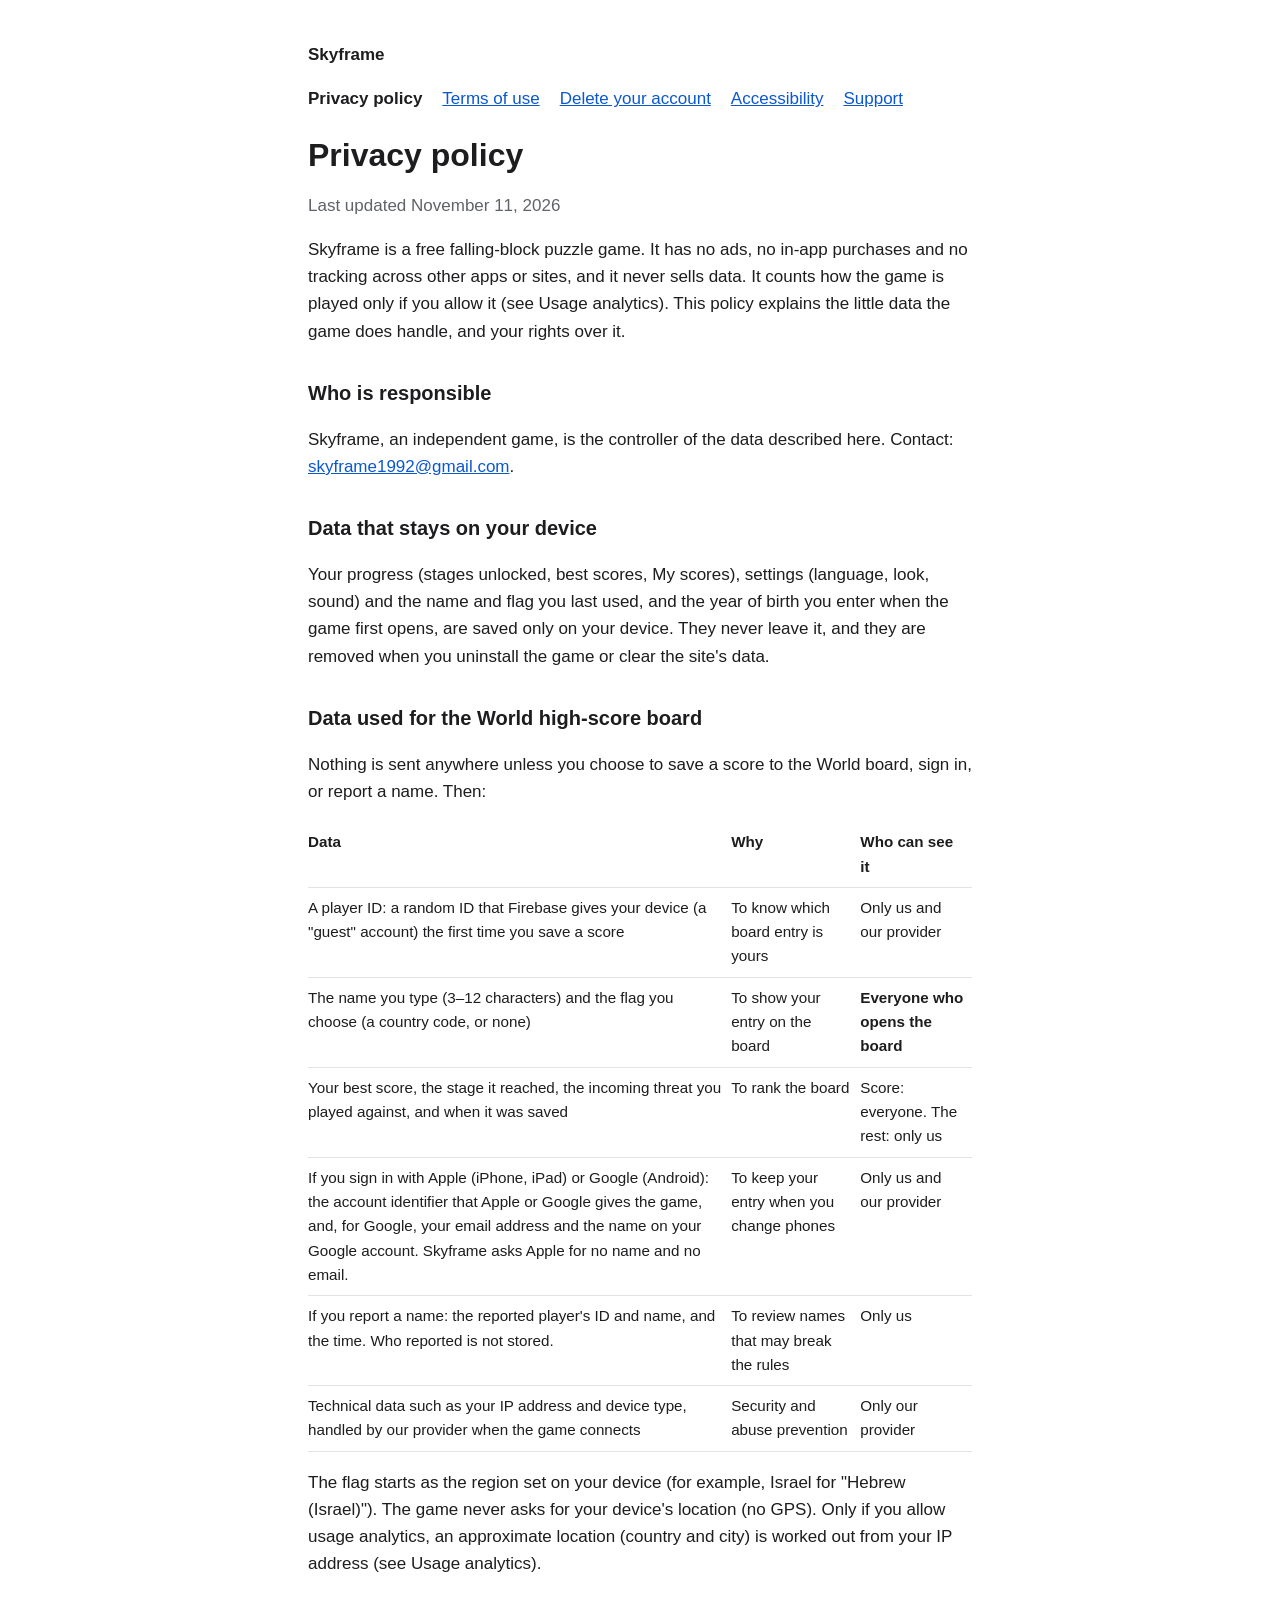
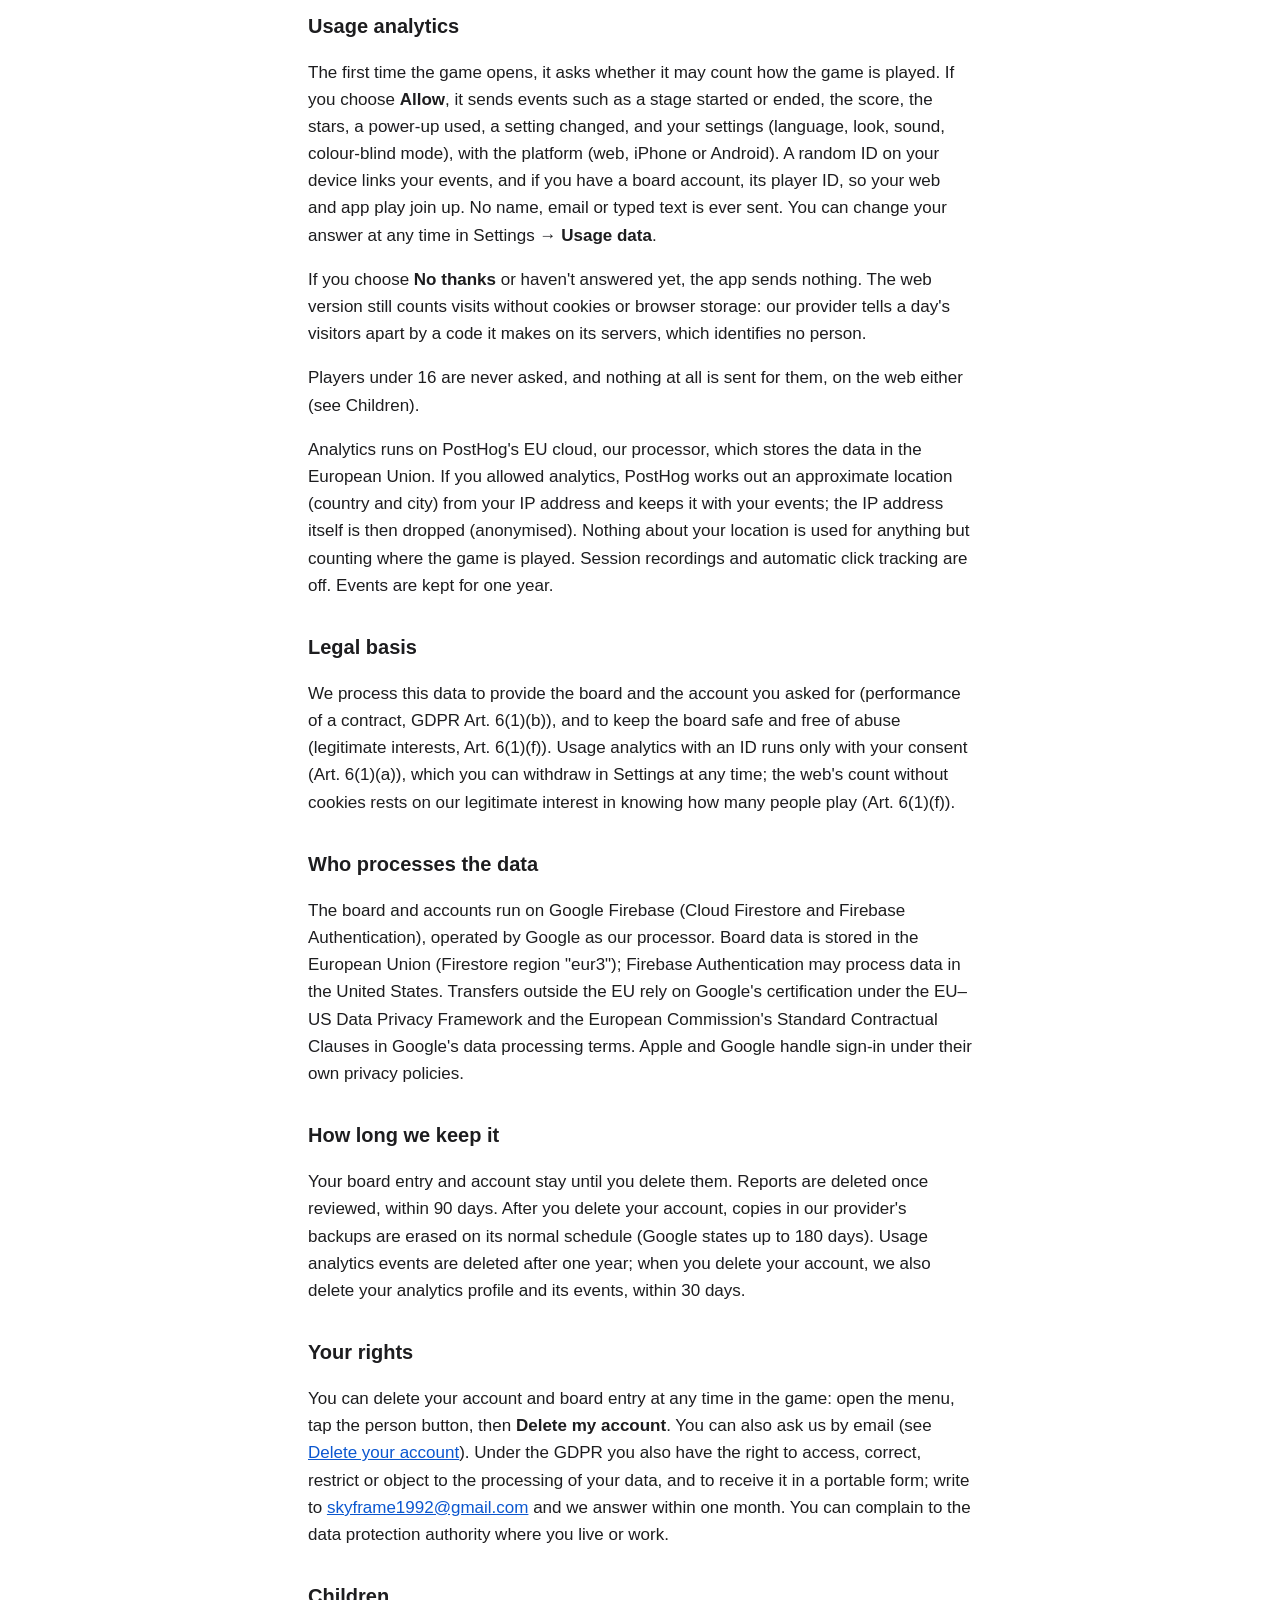
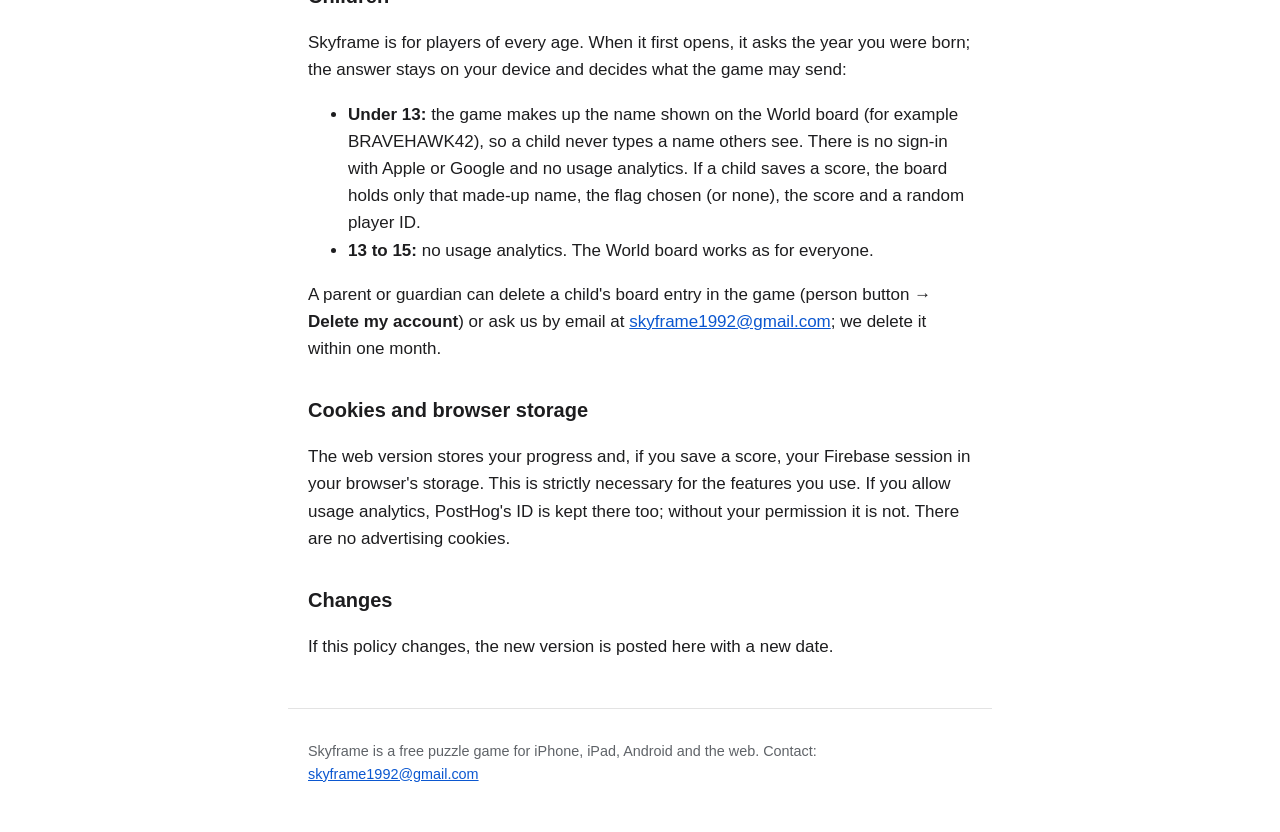
<file: index.html>
<!DOCTYPE html>
<html lang="en">
<head>
  <meta charset="utf-8">
  <meta name="viewport" content="width=device-width, initial-scale=1">
  <title>Skyframe — Privacy policy</title>
  <link rel="stylesheet" href="style.css">
</head>
<body>
  <a class="skip" href="#main">Skip to content</a>
  <header>
    <p><strong>Skyframe</strong></p>
    <nav aria-label="Skyframe pages">
      <ul>
        <li><a href="index.html" aria-current="page">Privacy policy</a></li>
        <li><a href="terms.html">Terms of use</a></li>
        <li><a href="delete-account.html">Delete your account</a></li>
        <li><a href="accessibility.html">Accessibility</a></li>
        <li><a href="support.html">Support</a></li>
      </ul>
    </nav>
  </header>
  <main id="main">
    <h1>Privacy policy</h1>
    <p class="muted">Last updated November 11, 2026</p>

    <p>Skyframe is a free falling-block puzzle game. It has no ads, no in-app purchases and no
      tracking across other apps or sites, and it never sells data. It counts how the game is
      played only if you allow it (see Usage analytics). This policy explains the little data the
      game does handle, and your rights over it.</p>

    <h2>Who is responsible</h2>
    <p>Skyframe, an independent game, is the controller of the data described here. Contact:
      <a href="mailto:skyframe1992@gmail.com">skyframe1992@gmail.com</a>.</p>

    <h2>Data that stays on your device</h2>
    <p>Your progress (stages unlocked, best scores, My scores), settings (language, look, sound) and
      the name and flag you last used, and the year of birth you enter when the game first opens,
      are saved only on your device. They never leave it, and they
      are removed when you uninstall the game or clear the site's data.</p>

    <h2>Data used for the World high-score board</h2>
    <p>Nothing is sent anywhere unless you choose to save a score to the World board, sign in, or
      report a name. Then:</p>
    <table>
      <thead><tr><th scope="col">Data</th><th scope="col">Why</th><th scope="col">Who can see it</th></tr></thead>
      <tbody>
        <tr><td>A player ID: a random ID that Firebase gives your device (a "guest" account) the first time you save a score</td><td>To know which board entry is yours</td><td>Only us and our provider</td></tr>
        <tr><td>The name you type (3–12 characters) and the flag you choose (a country code, or none)</td><td>To show your entry on the board</td><td><strong>Everyone who opens the board</strong></td></tr>
        <tr><td>Your best score, the stage it reached, the incoming threat you played against, and when it was saved</td><td>To rank the board</td><td>Score: everyone. The rest: only us</td></tr>
        <tr><td>If you sign in with Apple (iPhone, iPad) or Google (Android): the account identifier that Apple or Google gives the game, and, for Google, your email address and the name on your Google account. Skyframe asks Apple for no name and no email.</td><td>To keep your entry when you change phones</td><td>Only us and our provider</td></tr>
        <tr><td>If you report a name: the reported player's ID and name, and the time. Who reported is not stored.</td><td>To review names that may break the rules</td><td>Only us</td></tr>
        <tr><td>Technical data such as your IP address and device type, handled by our provider when the game connects</td><td>Security and abuse prevention</td><td>Only our provider</td></tr>
      </tbody>
    </table>
    <p>The flag starts as the region set on your device (for example, Israel for "Hebrew (Israel)").
      The game never asks for your device's location (no GPS). Only if you allow usage analytics,
      an approximate location (country and city) is worked out from your IP address (see Usage
      analytics).</p>

    <h2>Usage analytics</h2>
    <p>The first time the game opens, it asks whether it may count how the game is played. If you
      choose <strong>Allow</strong>, it sends events such as a stage started or ended, the score,
      the stars, a power-up used, a setting changed, and your settings (language, look, sound,
      colour-blind mode), with the platform (web, iPhone or Android). A random ID on your device
      links your events, and if you have a board account, its player ID, so your web and app play
      join up. No name, email or typed text is ever sent. You can change your answer at any time in
      Settings &rarr; <strong>Usage data</strong>.</p>
    <p>If you choose <strong>No thanks</strong> or haven't answered yet, the app sends nothing. The
      web version still counts visits without cookies or browser storage: our provider tells a
      day's visitors apart by a code it makes on its servers, which identifies no person.</p>
    <p>Players under 16 are never asked, and nothing at all is sent for them, on the web either
      (see Children).</p>
    <p>Analytics runs on PostHog's EU cloud, our processor, which stores the data in the European
      Union. If you allowed analytics, PostHog works out an approximate location (country and
      city) from your IP address and keeps it with your events; the IP address itself is then
      dropped (anonymised). Nothing about your location is used for anything but counting where
      the game is played.
      Session recordings and automatic click tracking are off. Events are kept for one year.</p>

    <h2>Legal basis</h2>
    <p>We process this data to provide the board and the account you asked for (performance of a
      contract, GDPR Art. 6(1)(b)), and to keep the board safe and free of abuse (legitimate
      interests, Art. 6(1)(f)). Usage analytics with an ID runs only with your consent (Art.
      6(1)(a)), which you can withdraw in Settings at any time; the web's count without cookies
      rests on our legitimate interest in knowing how many people play (Art. 6(1)(f)).</p>

    <h2>Who processes the data</h2>
    <p>The board and accounts run on Google Firebase (Cloud Firestore and Firebase Authentication),
      operated by Google as our processor. Board data is stored in the European Union (Firestore
      region "eur3"); Firebase Authentication may process data in the United States. Transfers
      outside the EU rely on Google's certification under the EU–US Data Privacy Framework and the
      European Commission's Standard Contractual Clauses in Google's data processing terms. Apple
      and Google handle sign-in under their own privacy policies.</p>

    <h2>How long we keep it</h2>
    <p>Your board entry and account stay until you delete them. Reports are deleted once reviewed,
      within 90 days. After you delete your account, copies in our provider's backups are erased
      on its normal schedule (Google states up to 180 days). Usage analytics events are deleted after one year;
      when you delete your account, we also delete your analytics profile and its events, within 30
      days.</p>

    <h2>Your rights</h2>
    <p>You can delete your account and board entry at any time in the game: open the menu, tap the
      person button, then <strong>Delete my account</strong>. You can also ask us by email (see
      <a href="delete-account.html">Delete your account</a>). Under the GDPR you also have the right
      to access, correct, restrict or object to the processing of your data, and to receive it in a
      portable form; write to <a href="mailto:skyframe1992@gmail.com">skyframe1992@gmail.com</a> and we answer within one month.
      You can complain to the data protection authority where you live or work.</p>

    <h2>Children</h2>
    <p>Skyframe is for players of every age. When it first opens, it asks the year you were born;
      the answer stays on your device and decides what the game may send:</p>
    <ul>
      <li><strong>Under 13:</strong> the game makes up the name shown on the World board (for
        example BRAVEHAWK42), so a child never types a name others see. There is no sign-in with
        Apple or Google and no usage analytics. If a child saves a score, the board holds only that
        made-up name, the flag chosen (or none), the score and a random player ID.</li>
      <li><strong>13 to 15:</strong> no usage analytics. The World board works as for everyone.</li>
    </ul>
    <p>A parent or guardian can delete a child's board entry in the game (person button &rarr;
      <strong>Delete my account</strong>) or ask us by email at
      <a href="mailto:skyframe1992@gmail.com">skyframe1992@gmail.com</a>; we delete it within one month.</p>

    <h2>Cookies and browser storage</h2>
    <p>The web version stores your progress and, if you save a score, your Firebase session in
      your browser's storage. This is strictly necessary for the features you use. If you allow
      usage analytics, PostHog's ID is kept there too; without your permission it is not. There
      are no advertising cookies.</p>

    <h2>Changes</h2>
    <p>If this policy changes, the new version is posted here with a new date.</p>

  </main>
  <footer>
    <p>Skyframe is a free puzzle game for iPhone, iPad, Android and the web.
      Contact: <a href="mailto:skyframe1992@gmail.com">skyframe1992@gmail.com</a></p>
  </footer>
</body>
</html>
</file>
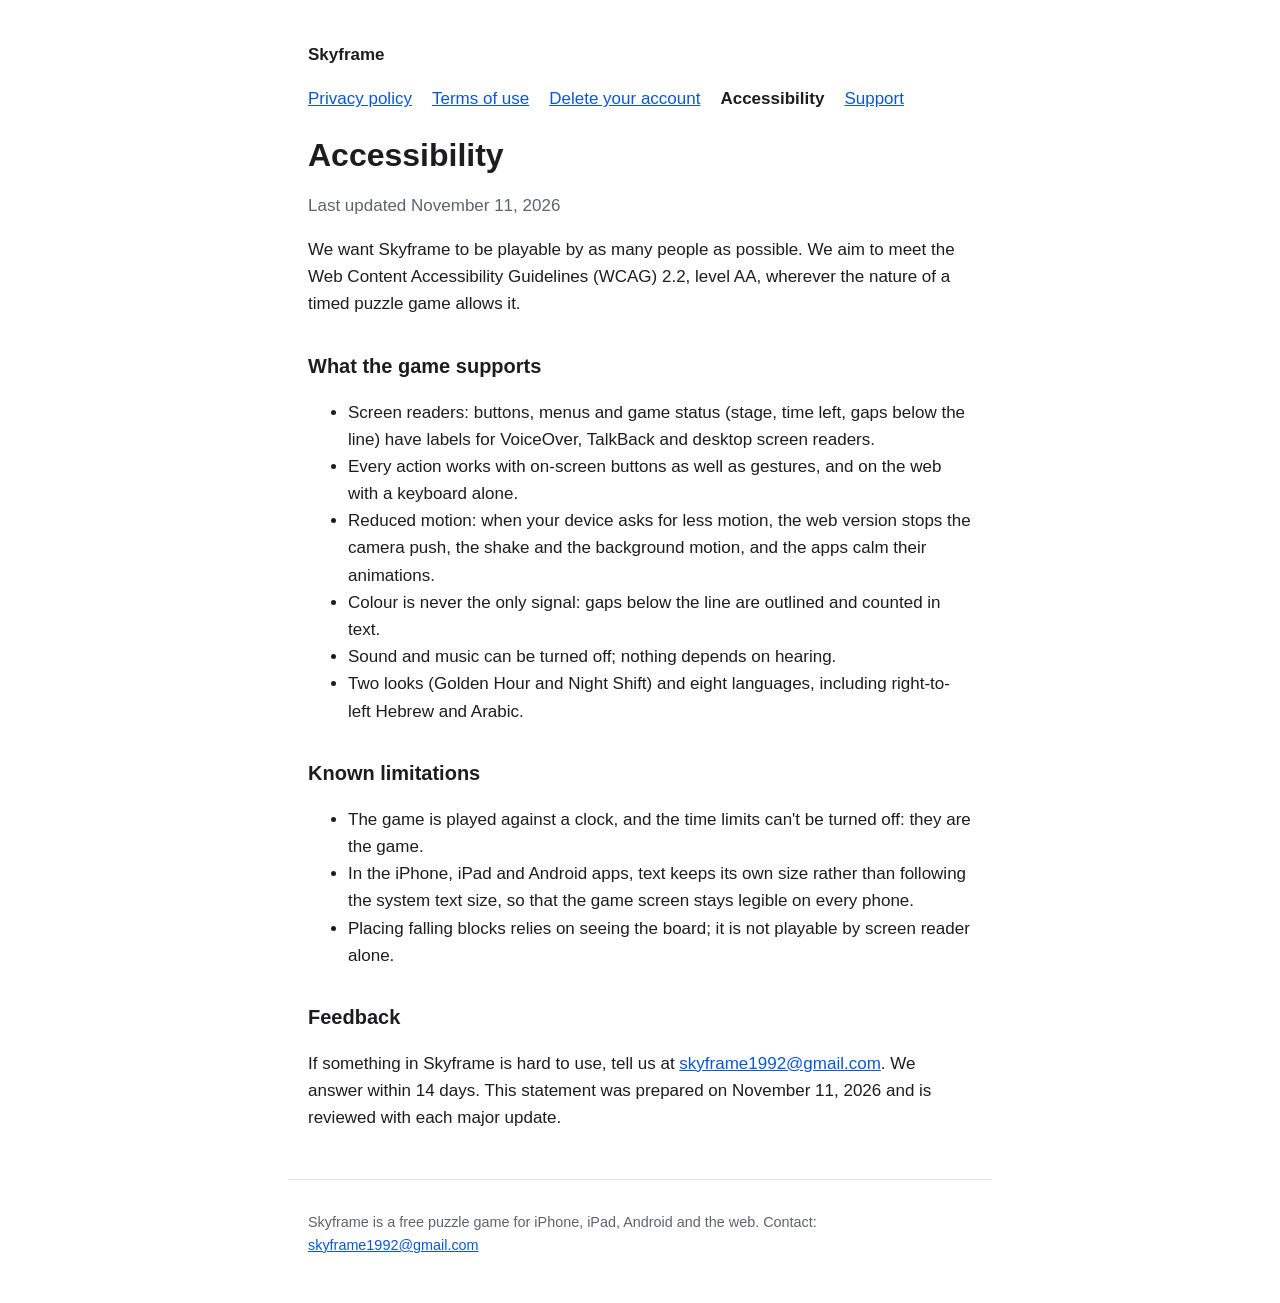
<file: accessibility.html>
<!DOCTYPE html>
<html lang="en">
<head>
  <meta charset="utf-8">
  <meta name="viewport" content="width=device-width, initial-scale=1">
  <title>Skyframe — Accessibility</title>
  <link rel="stylesheet" href="style.css">
</head>
<body>
  <a class="skip" href="#main">Skip to content</a>
  <header>
    <p><strong>Skyframe</strong></p>
    <nav aria-label="Skyframe pages">
      <ul>
        <li><a href="index.html">Privacy policy</a></li>
        <li><a href="terms.html">Terms of use</a></li>
        <li><a href="delete-account.html">Delete your account</a></li>
        <li><a href="accessibility.html" aria-current="page">Accessibility</a></li>
        <li><a href="support.html">Support</a></li>
      </ul>
    </nav>
  </header>
  <main id="main">
    <h1>Accessibility</h1>
    <p class="muted">Last updated November 11, 2026</p>

    <p>We want Skyframe to be playable by as many people as possible. We aim to meet the Web
      Content Accessibility Guidelines (WCAG) 2.2, level AA, wherever the nature of a timed puzzle
      game allows it.</p>

    <h2>What the game supports</h2>
    <ul>
      <li>Screen readers: buttons, menus and game status (stage, time left, gaps below the line)
        have labels for VoiceOver, TalkBack and desktop screen readers.</li>
      <li>Every action works with on-screen buttons as well as gestures, and on the web with a
        keyboard alone.</li>
      <li>Reduced motion: when your device asks for less motion, the web version stops the camera
        push, the shake and the background motion, and the apps calm their animations.</li>
      <li>Colour is never the only signal: gaps below the line are outlined and counted in text.</li>
      <li>Sound and music can be turned off; nothing depends on hearing.</li>
      <li>Two looks (Golden Hour and Night Shift) and eight languages, including right-to-left
        Hebrew and Arabic.</li>
    </ul>

    <h2>Known limitations</h2>
    <ul>
      <li>The game is played against a clock, and the time limits can't be turned off: they are
        the game.</li>
      <li>In the iPhone, iPad and Android apps, text keeps its own size rather than following the
        system text size, so that the game screen stays legible on every phone.</li>
      <li>Placing falling blocks relies on seeing the board; it is not playable by screen reader
        alone.</li>
    </ul>

    <h2>Feedback</h2>
    <p>If something in Skyframe is hard to use, tell us at
      <a href="mailto:skyframe1992@gmail.com?subject=Skyframe%20accessibility">skyframe1992@gmail.com</a>. We answer within 14
      days. This statement was prepared on November 11, 2026 and is reviewed with each major update.</p>

  </main>
  <footer>
    <p>Skyframe is a free puzzle game for iPhone, iPad, Android and the web.
      Contact: <a href="mailto:skyframe1992@gmail.com">skyframe1992@gmail.com</a></p>
  </footer>
</body>
</html>
</file>
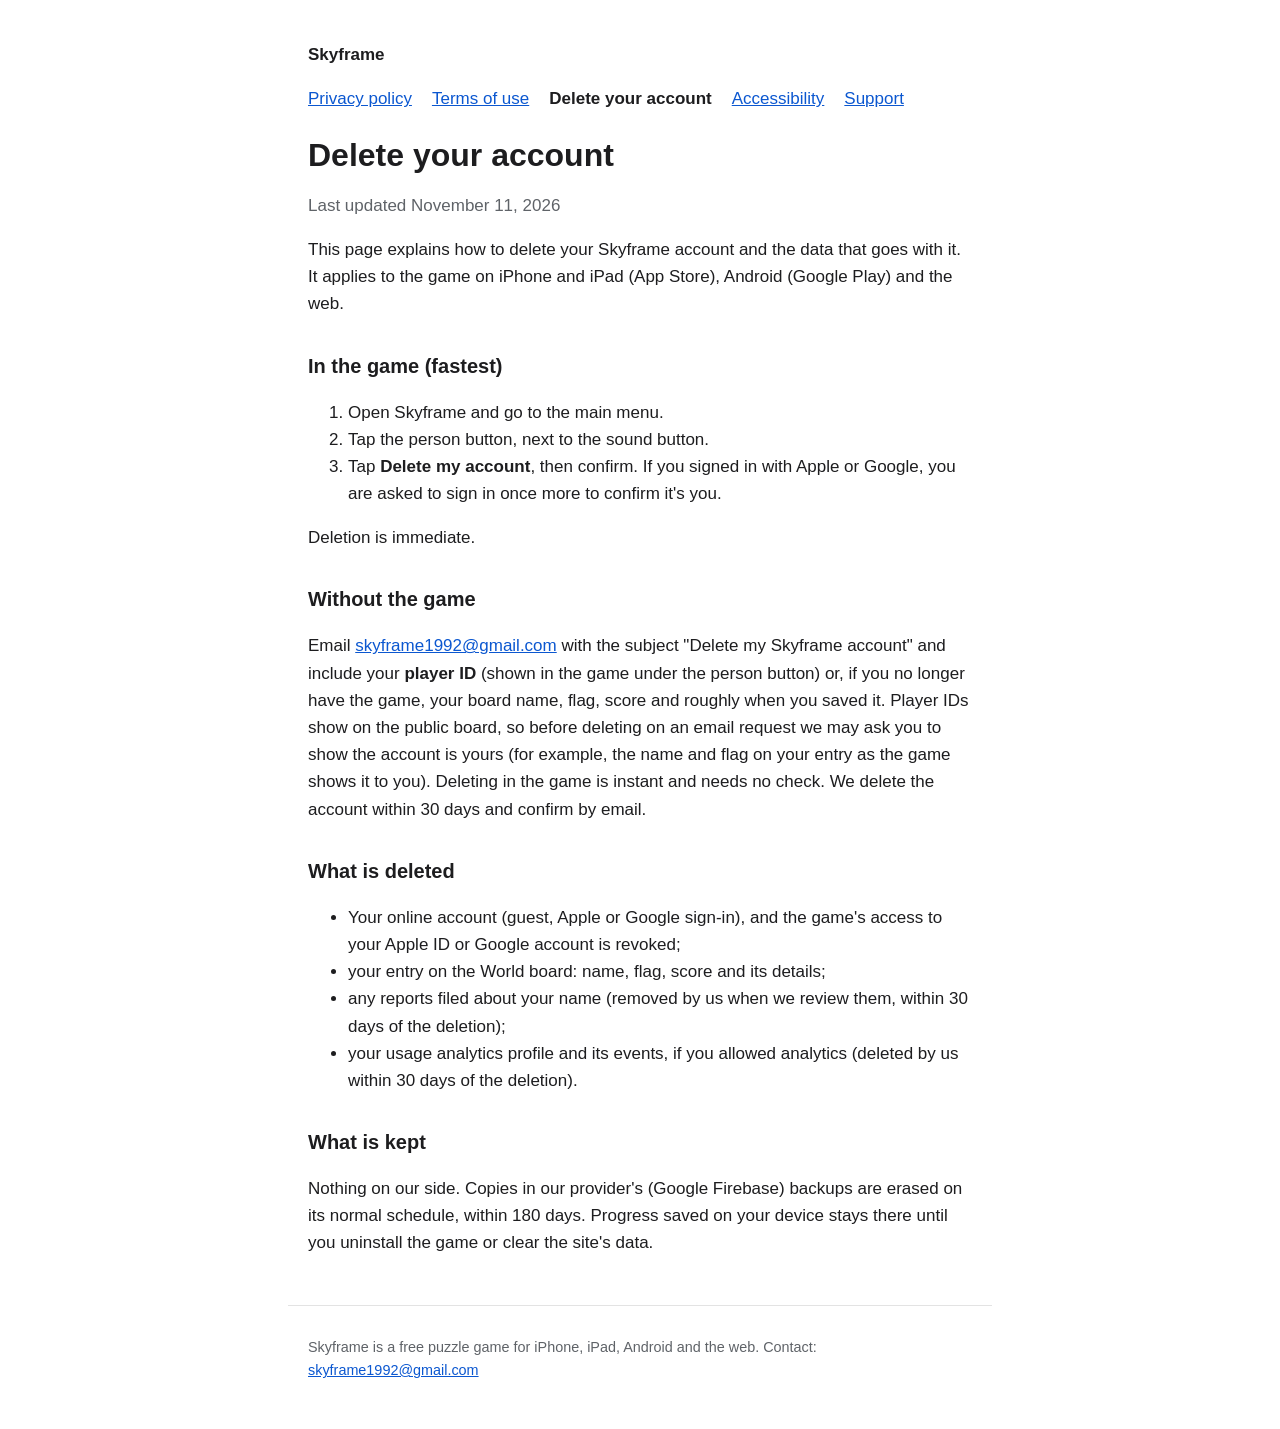
<file: delete-account.html>
<!DOCTYPE html>
<html lang="en">
<head>
  <meta charset="utf-8">
  <meta name="viewport" content="width=device-width, initial-scale=1">
  <title>Skyframe — Delete your account</title>
  <link rel="stylesheet" href="style.css">
</head>
<body>
  <a class="skip" href="#main">Skip to content</a>
  <header>
    <p><strong>Skyframe</strong></p>
    <nav aria-label="Skyframe pages">
      <ul>
        <li><a href="index.html">Privacy policy</a></li>
        <li><a href="terms.html">Terms of use</a></li>
        <li><a href="delete-account.html" aria-current="page">Delete your account</a></li>
        <li><a href="accessibility.html">Accessibility</a></li>
        <li><a href="support.html">Support</a></li>
      </ul>
    </nav>
  </header>
  <main id="main">
    <h1>Delete your account</h1>
    <p class="muted">Last updated November 11, 2026</p>

    <p>This page explains how to delete your Skyframe account and the data that goes with it. It
      applies to the game on iPhone and iPad (App Store), Android (Google Play) and the web.</p>

    <h2>In the game (fastest)</h2>
    <ol>
      <li>Open Skyframe and go to the main menu.</li>
      <li>Tap the person button, next to the sound button.</li>
      <li>Tap <strong>Delete my account</strong>, then confirm. If you signed in with Apple or
        Google, you are asked to sign in once more to confirm it's you.</li>
    </ol>
    <p>Deletion is immediate.</p>

    <h2>Without the game</h2>
    <p>Email <a href="mailto:skyframe1992@gmail.com?subject=Delete%20my%20Skyframe%20account">skyframe1992@gmail.com</a> with the
      subject "Delete my Skyframe account" and include your <strong>player ID</strong> (shown in the
      game under the person button) or, if you no longer have the game, your board name, flag,
      score and roughly when you saved it. Player IDs show on the public board, so before deleting
      on an email request we may ask you to show the account is yours (for example, the name and
      flag on your entry as the game shows it to you). Deleting in the game is instant and needs no
      check. We delete the account within 30 days and confirm by email.</p>

    <h2>What is deleted</h2>
    <ul>
      <li>Your online account (guest, Apple or Google sign-in), and the game's access to your
        Apple ID or Google account is revoked;</li>
      <li>your entry on the World board: name, flag, score and its details;</li>
      <li>any reports filed about your name (removed by us when we review them, within 30 days of
        the deletion);</li>
      <li>your usage analytics profile and its events, if you allowed analytics (deleted by us
        within 30 days of the deletion).</li>
    </ul>
    <h2>What is kept</h2>
    <p>Nothing on our side. Copies in our provider's (Google Firebase) backups are erased on its
      normal schedule, within 180 days. Progress saved on your device stays there until you
      uninstall the game or clear the site's data.</p>

  </main>
  <footer>
    <p>Skyframe is a free puzzle game for iPhone, iPad, Android and the web.
      Contact: <a href="mailto:skyframe1992@gmail.com">skyframe1992@gmail.com</a></p>
  </footer>
</body>
</html>
</file>
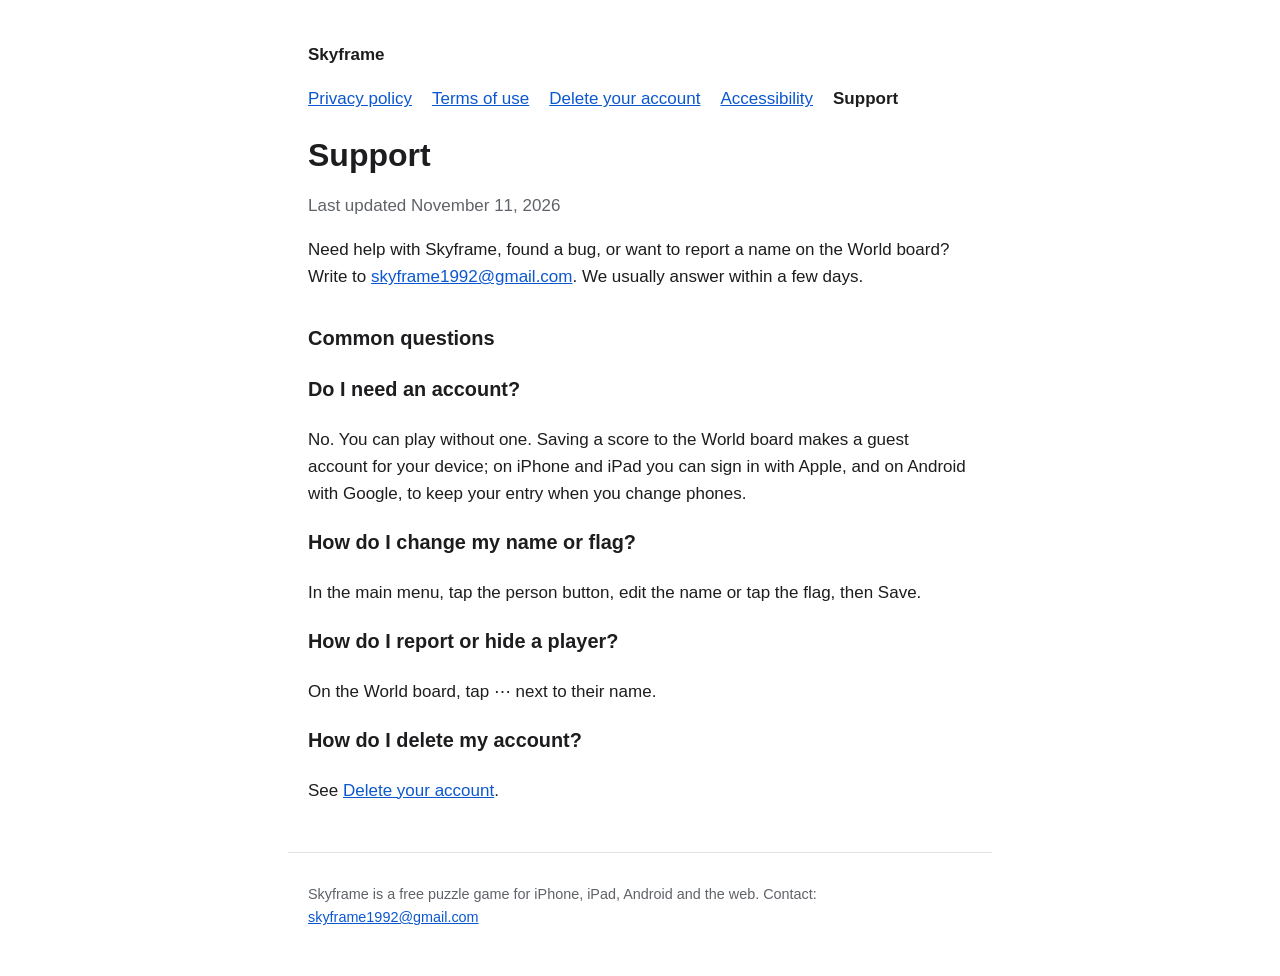
<file: support.html>
<!DOCTYPE html>
<html lang="en">
<head>
  <meta charset="utf-8">
  <meta name="viewport" content="width=device-width, initial-scale=1">
  <title>Skyframe — Support</title>
  <link rel="stylesheet" href="style.css">
</head>
<body>
  <a class="skip" href="#main">Skip to content</a>
  <header>
    <p><strong>Skyframe</strong></p>
    <nav aria-label="Skyframe pages">
      <ul>
        <li><a href="index.html">Privacy policy</a></li>
        <li><a href="terms.html">Terms of use</a></li>
        <li><a href="delete-account.html">Delete your account</a></li>
        <li><a href="accessibility.html">Accessibility</a></li>
        <li><a href="support.html" aria-current="page">Support</a></li>
      </ul>
    </nav>
  </header>
  <main id="main">
    <h1>Support</h1>
    <p class="muted">Last updated November 11, 2026</p>

    <p>Need help with Skyframe, found a bug, or want to report a name on the World board? Write to
      <a href="mailto:skyframe1992@gmail.com?subject=Skyframe">skyframe1992@gmail.com</a>. We usually answer within a few days.</p>

    <h2>Common questions</h2>
    <h3>Do I need an account?</h3>
    <p>No. You can play without one. Saving a score to the World board makes a guest account for
      your device; on iPhone and iPad you can sign in with Apple, and on Android with Google, to
      keep your entry when you change phones.</p>
    <h3>How do I change my name or flag?</h3>
    <p>In the main menu, tap the person button, edit the name or tap the flag, then Save.</p>
    <h3>How do I report or hide a player?</h3>
    <p>On the World board, tap ⋯ next to their name.</p>
    <h3>How do I delete my account?</h3>
    <p>See <a href="delete-account.html">Delete your account</a>.</p>

  </main>
  <footer>
    <p>Skyframe is a free puzzle game for iPhone, iPad, Android and the web.
      Contact: <a href="mailto:skyframe1992@gmail.com">skyframe1992@gmail.com</a></p>
  </footer>
</body>
</html>
</file>
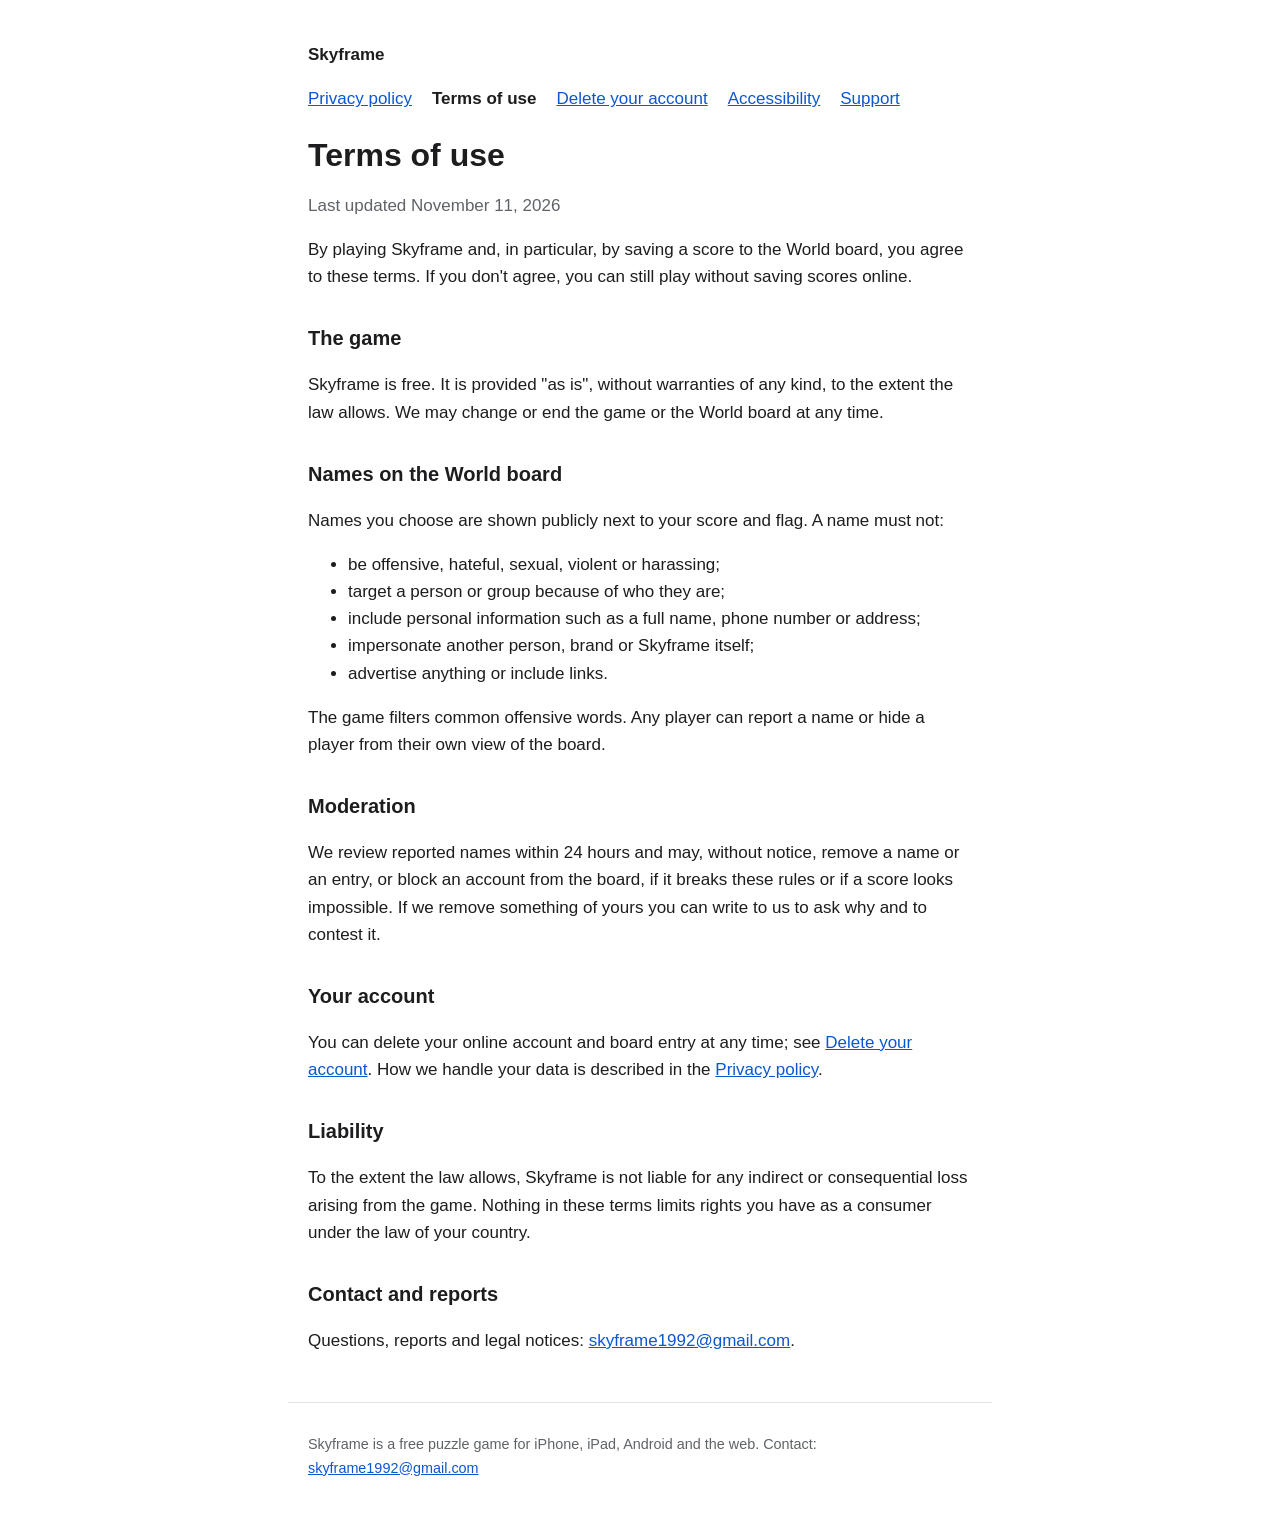
<file: terms.html>
<!DOCTYPE html>
<html lang="en">
<head>
  <meta charset="utf-8">
  <meta name="viewport" content="width=device-width, initial-scale=1">
  <title>Skyframe — Terms of use</title>
  <link rel="stylesheet" href="style.css">
</head>
<body>
  <a class="skip" href="#main">Skip to content</a>
  <header>
    <p><strong>Skyframe</strong></p>
    <nav aria-label="Skyframe pages">
      <ul>
        <li><a href="index.html">Privacy policy</a></li>
        <li><a href="terms.html" aria-current="page">Terms of use</a></li>
        <li><a href="delete-account.html">Delete your account</a></li>
        <li><a href="accessibility.html">Accessibility</a></li>
        <li><a href="support.html">Support</a></li>
      </ul>
    </nav>
  </header>
  <main id="main">
    <h1>Terms of use</h1>
    <p class="muted">Last updated November 11, 2026</p>

    <p>By playing Skyframe and, in particular, by saving a score to the World board, you agree to
      these terms. If you don't agree, you can still play without saving scores online.</p>

    <h2>The game</h2>
    <p>Skyframe is free. It is provided "as is", without warranties of any kind, to the extent the
      law allows. We may change or end the game or the World board at any time.</p>

    <h2>Names on the World board</h2>
    <p>Names you choose are shown publicly next to your score and flag. A name must not:</p>
    <ul>
      <li>be offensive, hateful, sexual, violent or harassing;</li>
      <li>target a person or group because of who they are;</li>
      <li>include personal information such as a full name, phone number or address;</li>
      <li>impersonate another person, brand or Skyframe itself;</li>
      <li>advertise anything or include links.</li>
    </ul>
    <p>The game filters common offensive words. Any player can report a name or hide a player from
      their own view of the board.</p>

    <h2>Moderation</h2>
    <p>We review reported names within 24 hours and may, without notice, remove a name or an entry,
      or block an account from the board, if it breaks these rules or if a score looks impossible. If we remove
      something of yours you can write to us to ask why and to contest it.</p>

    <h2>Your account</h2>
    <p>You can delete your online account and board entry at any time; see
      <a href="delete-account.html">Delete your account</a>. How we handle your data is described in
      the <a href="index.html">Privacy policy</a>.</p>

    <h2>Liability</h2>
    <p>To the extent the law allows, Skyframe is not liable for any indirect or consequential loss
      arising from the game. Nothing in these terms limits rights you have as a consumer under the
      law of your country.</p>

    <h2>Contact and reports</h2>
    <p>Questions, reports and legal notices: <a href="mailto:skyframe1992@gmail.com">skyframe1992@gmail.com</a>.</p>

  </main>
  <footer>
    <p>Skyframe is a free puzzle game for iPhone, iPad, Android and the web.
      Contact: <a href="mailto:skyframe1992@gmail.com">skyframe1992@gmail.com</a></p>
  </footer>
</body>
</html>
</file>
<file: style.css>
:root {
  color-scheme: light dark;
  --text: #1d1d1f;
  --muted: #5f6368;
  --link: #0b57d0;
  --bg: #ffffff;
  --rule: #e3e3e3;
}
@media (prefers-color-scheme: dark) {
  :root {
    --text: #eef1f6;
    --muted: #a9b3c2;
    --link: #8ab4f8;
    --bg: #0d1626;
    --rule: #26324a;
  }
}
* {
  box-sizing: border-box;
}
body {
  margin: 0;
  background: var(--bg);
  color: var(--text);
  font-family: -apple-system, BlinkMacSystemFont, 'Segoe UI', Roboto, Arial, sans-serif;
  font-size: 1.0625rem;
  line-height: 1.6;
}
a {
  color: var(--link);
}
a:focus-visible {
  outline: 3px solid var(--link);
  outline-offset: 2px;
}
.skip {
  position: absolute;
  left: -999px;
}
.skip:focus {
  left: 1rem;
  top: 1rem;
  background: var(--bg);
  padding: 0.5rem;
}
header,
main,
footer {
  max-width: 44rem;
  margin: 0 auto;
  padding: 0 1.25rem;
}
header {
  padding-top: 1.5rem;
}
nav ul {
  display: flex;
  flex-wrap: wrap;
  gap: 0.25rem 1.25rem;
  list-style: none;
  margin: 0;
  padding: 0;
}
nav a[aria-current='page'] {
  font-weight: 700;
  text-decoration: none;
  color: var(--text);
}
h1 {
  font-size: 2rem;
  line-height: 1.2;
  margin: 1.5rem 0 0.25rem;
}
h2 {
  font-size: 1.25rem;
  margin-top: 2rem;
}
.muted {
  color: var(--muted);
}
table {
  border-collapse: collapse;
  width: 100%;
  font-size: 0.95rem;
}
th,
td {
  text-align: start;
  vertical-align: top;
  border-bottom: 1px solid var(--rule);
  padding: 0.5rem 0.5rem 0.5rem 0;
}
footer {
  margin-top: 3rem;
  padding-bottom: 2rem;
  border-top: 1px solid var(--rule);
  padding-top: 1rem;
  color: var(--muted);
  font-size: 0.9rem;
}
</file>
